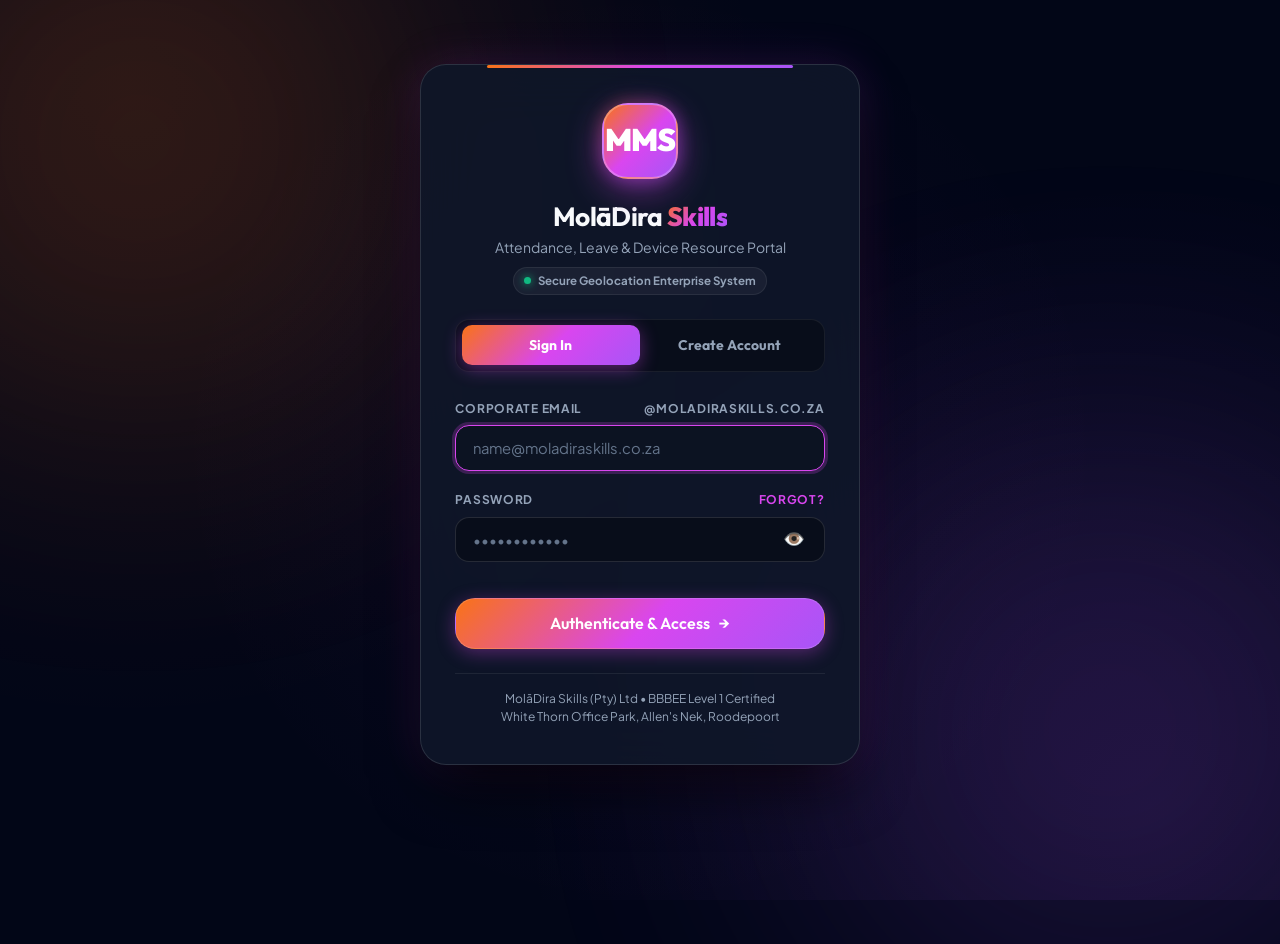
<file: index.html>
<!DOCTYPE html>
<html lang="en">
<head>
  <meta charset="UTF-8">
  <meta name="viewport" content="width=device-width, initial-scale=1.0">
  <meta name="description" content="MolāDira Skills (MMS) Corporate Attendance, Leave Management, and Device Checkout Portal. Secure Geolocation Logging System.">
  <meta name="author" content="MolāDira Skills (Pty) Ltd">
  <title>MolāDira Skills - MMS Attendance & Resource Access Portal</title>
  <link rel="stylesheet" href="shared/css/base.css">
  <style>
    /* Specific Landing Page Styling */
    .brand-logo-badge {
      width: 76px;
      height: 76px;
      margin: 0 auto 1.35rem;
      border-radius: var(--radius-xl);
      background: var(--grad-mms);
      display: flex;
      align-items: center;
      justify-content: center;
      box-shadow: 0 10px 35px rgba(217, 70, 239, 0.45);
      border: 2px solid rgba(255, 255, 255, 0.25);
      position: relative;
    }

    .brand-logo-badge::before {
      content: "";
      position: absolute;
      inset: -4px;
      border-radius: calc(var(--radius-xl) + 4px);
      background: var(--grad-mms);
      opacity: 0.35;
      filter: blur(8px);
      z-index: -1;
    }

    .brand-logo-text {
      font-family: var(--font-heading);
      font-weight: 900;
      font-size: 1.95rem;
      color: #ffffff;
      letter-spacing: -0.04em;
    }

    .auth-card {
      border: 1px solid var(--border-muted);
      background: rgba(15, 23, 42, 0.88);
      backdrop-filter: blur(28px);
      -webkit-backdrop-filter: blur(28px);
      box-shadow: var(--shadow-xl), 0 0 45px rgba(217, 70, 239, 0.15);
      border-radius: var(--radius-xl);
      padding: 2.35rem 2.15rem;
      position: relative;
      overflow: hidden;
    }

    .auth-card::before {
      content: "";
      position: absolute;
      top: 0;
      left: 15%;
      right: 15%;
      height: 3px;
      background: var(--grad-mms);
      border-radius: var(--radius-pill);
    }

    .tab-toggle-container {
      background-color: #080d1a;
      border: 1px solid var(--border-subtle);
      padding: 0.35rem;
      border-radius: var(--radius-md);
      display: flex;
      margin-bottom: 1.75rem;
      position: relative;
    }

    .tab-toggle-btn {
      flex: 1;
      padding: 0.68rem 0.6rem;
      border-radius: var(--radius-sm);
      border: none;
      background: transparent;
      color: var(--text-muted);
      font-family: var(--font-heading);
      font-weight: 700;
      font-size: 0.875rem;
      cursor: pointer;
      transition: all var(--transition-fast);
      text-align: center;
      position: relative;
      z-index: 1;
      user-select: none;
    }

    .tab-toggle-btn:hover {
      color: var(--text-main);
    }

    .tab-toggle-btn.active {
      background: var(--grad-mms);
      color: #ffffff;
      box-shadow: 0 4px 18px rgba(217, 70, 239, 0.4);
    }

    .corporate-pill {
      display: inline-flex;
      align-items: center;
      gap: 0.4rem;
      font-size: 0.72rem;
      font-weight: 700;
      padding: 0.25rem 0.65rem;
      background: rgba(255, 255, 255, 0.05);
      border: 1px solid var(--border-subtle);
      border-radius: var(--radius-pill);
      color: var(--text-muted);
      margin-top: 0.5rem;
    }
  </style>
</head>
<body>

  <main class="auth-container">
    <div class="auth-card" id="authCard">
      
      <!-- Brand Logo & Header -->
      <header class="text-center mb-6">
        <div class="brand-logo-badge pulse-glow">
          <span class="brand-logo-text">MMS</span>
        </div>
        <h1 class="text-2xl font-bold">MolāDira <span class="text-gradient">Skills</span></h1>
        <p class="text-sm mt-1" id="authSubtitle">Attendance, Leave & Device Resource Portal</p>
        <div>
          <span class="corporate-pill">
            <span class="status-dot status-dot-success"></span> Secure Geolocation Enterprise System
          </span>
        </div>
      </header>

      <!-- Auth Mode Switcher (Login / Register) -->
      <nav class="tab-toggle-container" aria-label="Authentication Selector">
        <button type="button" id="tabLogin" class="tab-toggle-btn active" onclick="switchAuthTab('login')">
          Sign In
        </button>
        <button type="button" id="tabRegister" class="tab-toggle-btn" onclick="switchAuthTab('register')">
          Create Account
        </button>
      </nav>

      <!-- Feedback Alert Container -->
      <div id="authAlert" class="alert hidden" role="alert"></div>

      <!-- Sign In Form -->
      <form id="loginForm" onsubmit="handleLoginSubmit(event)" novalidate>
        <div class="form-group">
          <label class="form-label" for="loginEmail">
            <span>Corporate Email</span>
            <span class="text-xs text-dim">@moladiraskills.co.za</span>
          </label>
          <input type="email" id="loginEmail" class="form-control" placeholder="name@moladiraskills.co.za" required autocomplete="email" autofocus>
        </div>

        <div class="form-group">
          <label class="form-label" for="loginPassword">
            <span>Password</span>
            <a href="#" class="text-xs" onclick="showForgotPasswordHelp(event)">Forgot?</a>
          </label>
          <div class="password-wrapper">
            <input type="password" id="loginPassword" class="form-control" placeholder="••••••••••••" required autocomplete="current-password">
            <button type="button" class="password-toggle-btn" onclick="togglePasswordVisibility('loginPassword', this)" title="Show/Hide password" aria-label="Toggle password visibility">
              👁️
            </button>
          </div>
        </div>

        <button type="submit" id="btnLoginSubmit" class="btn btn-primary btn-block btn-lg mt-4">
          <span>Authenticate & Access</span>
          <span>&rarr;</span>
        </button>
      </form>

      <!-- Registration Form -->
      <form id="registerForm" class="hidden" onsubmit="handleRegisterSubmit(event)" novalidate>
        <div class="grid grid-cols-2 gap-3 mb-2">
          <div class="form-group mb-2">
            <label class="form-label" for="regFirstName">First Name</label>
            <input type="text" id="regFirstName" class="form-control" placeholder="Thapelo" required autocomplete="given-name">
          </div>
          <div class="form-group mb-2">
            <label class="form-label" for="regLastName">Last Name</label>
            <input type="text" id="regLastName" class="form-control" placeholder="Mohale" required autocomplete="family-name">
          </div>
        </div>

        <div class="form-group">
          <label class="form-label" for="regEmail">Corporate Email</label>
          <input type="email" id="regEmail" class="form-control" placeholder="name@moladiraskills.co.za" required autocomplete="email">
        </div>

        <div class="form-group">
          <label class="form-label" for="regPassword">Account Password</label>
          <div class="password-wrapper">
            <input type="password" id="regPassword" class="form-control" placeholder="Min 6 characters" required autocomplete="new-password" oninput="checkPasswordStrength(this.value)">
            <button type="button" class="password-toggle-btn" onclick="togglePasswordVisibility('regPassword', this)" title="Show/Hide password" aria-label="Toggle password visibility">
              👁️
            </button>
          </div>
          
          <!-- Live Password Strength Meter -->
          <div class="password-strength-container" id="passwordStrengthBox">
            <div class="password-strength-track">
              <div class="password-strength-fill" id="pwdStrengthFill"></div>
            </div>
            <div class="password-strength-label">
              <span id="pwdStrengthText">Security strength</span>
              <span id="pwdLengthText">0 chars</span>
            </div>
          </div>
        </div>

        <div class="form-group">
          <label class="form-label" for="regConfirmPassword">Confirm Password</label>
          <div class="password-wrapper">
            <input type="password" id="regConfirmPassword" class="form-control" placeholder="Re-enter password" required autocomplete="new-password" oninput="checkPasswordMatch()">
            <button type="button" class="password-toggle-btn" onclick="togglePasswordVisibility('regConfirmPassword', this)" title="Show/Hide password" aria-label="Toggle password visibility">
              👁️
            </button>
          </div>
          <div id="pwdMatchStatus" class="text-xs mt-1 text-dim"></div>
        </div>

        <button type="submit" id="btnRegisterSubmit" class="btn btn-primary btn-block btn-lg mt-4">
          <span>Create Employee Profile</span>
          <span>&rarr;</span>
        </button>
      </form>


      <!-- Footer Info -->
      <footer class="text-center mt-6 pt-4" style="border-top: 1px solid var(--border-subtle);">
        <p class="text-xs text-dim">
          MolāDira Skills (Pty) Ltd &bull; BBBEE Level 1 Certified<br>
          White Thorn Office Park, Allen's Nek, Roodepoort
        </p>
      </footer>

    </div>
  </main>


  <script src="shared/js/api.js"></script>
  <script src="auth/auth.js"></script>
</body>
</html>
</file>
<file: shared/css/base.css>
/* ==========================================================================
   MOLĀDIRA SKILLS (MMS) DESIGN SYSTEM - base.css (v2.0 Seamless Overhaul)
   Brand: MolāDira Skills (MMS) Geolocation Attendance & Resource Portal
   Palette: Deep Slate (#020617, #0b1120, #0f172a, #1e293b) & 
            MolāDira Neon Gradient (#f97316 -> #d946ef -> #a855f7)
   ========================================================================== */

@import url('https://fonts.googleapis.com/css2?family=Outfit:wght@300;400;500;600;700;800;900&family=Plus+Jakarta+Sans:ital,wght@0,300;0,400;0,500;0,600;0,700;0,800;1,400&family=JetBrains+Mono:wght@400;500;600;700&display=swap');

:root {
  /* Brand Core - MolāDira Neon Gradient */
  --mms-orange: #f97316;
  --mms-orange-glow: rgba(249, 115, 22, 0.4);
  --mms-pink: #d946ef;
  --mms-pink-glow: rgba(217, 70, 239, 0.4);
  --mms-purple: #a855f7;
  --mms-purple-deep: #7e22ce;
  --mms-cyan: #06b6d4;
  --mms-cyan-glow: rgba(6, 182, 212, 0.4);
  --mms-blue: #3b82f6;

  /* Theme: Deep MMS Dark Slate Surfaces */
  --bg-app: #020617;
  --bg-surface: #0b1120;
  --bg-surface-elevated: #111a2e;
  --bg-card: rgba(15, 23, 42, 0.88);
  --bg-card-hover: rgba(23, 32, 51, 0.95);
  --bg-card-glass: rgba(15, 23, 42, 0.75);
  --bg-input: #080d1a;
  --bg-input-focus: #0c1322;
  
  /* Borders & Glass Highlights */
  --border-subtle: rgba(255, 255, 255, 0.07);
  --border-muted: rgba(255, 255, 255, 0.12);
  --border-strong: rgba(255, 255, 255, 0.2);
  --border-focus: #d946ef;
  --border-glow: rgba(217, 70, 239, 0.45);
  --glass-highlight: rgba(255, 255, 255, 0.05);

  /* Typography Colors */
  --text-main: #f8fafc;
  --text-muted: #94a3b8;
  --text-dim: #64748b;
  --text-inverse: #020617;

  /* Semantic Feedback */
  --color-success: #10b981;
  --color-success-bg: rgba(16, 185, 129, 0.14);
  --color-success-border: rgba(16, 185, 129, 0.35);
  --color-success-glow: rgba(16, 185, 129, 0.35);

  --color-warning: #f59e0b;
  --color-warning-bg: rgba(245, 158, 11, 0.14);
  --color-warning-border: rgba(245, 158, 11, 0.35);

  --color-danger: #ef4444;
  --color-danger-bg: rgba(239, 68, 68, 0.14);
  --color-danger-border: rgba(239, 68, 68, 0.35);
  --color-danger-glow: rgba(239, 68, 68, 0.35);

  --color-info: #06b6d4;
  --color-info-bg: rgba(6, 182, 212, 0.14);
  --color-info-border: rgba(6, 182, 212, 0.35);

  /* Gradients */
  --grad-mms: linear-gradient(135deg, #f97316 0%, #d946ef 52%, #a855f7 100%);
  --grad-mms-subtle: linear-gradient(135deg, rgba(249, 115, 22, 0.15) 0%, rgba(217, 70, 239, 0.15) 50%, rgba(168, 85, 247, 0.15) 100%);
  --grad-mms-surface: linear-gradient(145deg, rgba(249, 115, 22, 0.06) 0%, rgba(217, 70, 239, 0.06) 50%, rgba(168, 85, 247, 0.06) 100%);
  --grad-dark-card: linear-gradient(180deg, rgba(30, 41, 59, 0.5) 0%, rgba(15, 23, 42, 0.95) 100%);
  --grad-cyan-blue: linear-gradient(135deg, #06b6d4 0%, #3b82f6 100%);
  --grad-emerald: linear-gradient(135deg, #059669 0%, #10b981 100%);
  --grad-rose: linear-gradient(135deg, #dc2626 0%, #f43f5e 100%);

  /* Elevation Shadows & Glows */
  --shadow-xs: 0 1px 3px rgba(0, 0, 0, 0.4);
  --shadow-sm: 0 4px 8px -1px rgba(0, 0, 0, 0.4), 0 2px 4px -2px rgba(0, 0, 0, 0.3);
  --shadow-md: 0 10px 20px -3px rgba(0, 0, 0, 0.5), 0 4px 6px -4px rgba(0, 0, 0, 0.4);
  --shadow-lg: 0 20px 30px -5px rgba(0, 0, 0, 0.6), 0 8px 12px -6px rgba(0, 0, 0, 0.5);
  --shadow-xl: 0 30px 60px -15px rgba(0, 0, 0, 0.85);
  --shadow-neon: 0 0 25px rgba(217, 70, 239, 0.35);
  --shadow-neon-orange: 0 0 25px rgba(249, 115, 22, 0.35);
  --shadow-neon-emerald: 0 0 25px rgba(16, 185, 129, 0.35);

  /* Radius System */
  --radius-xs: 6px;
  --radius-sm: 10px;
  --radius-md: 14px;
  --radius-lg: 20px;
  --radius-xl: 26px;
  --radius-pill: 9999px;

  /* Typography */
  --font-heading: 'Outfit', -apple-system, BlinkMacSystemFont, 'Segoe UI', Roboto, sans-serif;
  --font-body: 'Plus Jakarta Sans', -apple-system, BlinkMacSystemFont, 'Segoe UI', Roboto, sans-serif;
  --font-mono: 'JetBrains Mono', monospace;

  /* Transitions */
  --transition-fast: 0.15s cubic-bezier(0.4, 0, 0.2, 1);
  --transition-normal: 0.25s cubic-bezier(0.4, 0, 0.2, 1);
  --transition-smooth: 0.35s cubic-bezier(0.16, 1, 0.3, 1);
  --transition-bounce: 0.45s cubic-bezier(0.34, 1.56, 0.64, 1);
}

/* ==========================================================================
   RESET & GLOBAL BASICS
   ========================================================================== */

*, *::before, *::after {
  box-sizing: border-box;
  margin: 0;
  padding: 0;
}

html {
  font-size: 16px;
  -webkit-font-smoothing: antialiased;
  -moz-osx-font-smoothing: grayscale;
  scroll-behavior: smooth;
  color-scheme: dark;
}

body {
  font-family: var(--font-body);
  background-color: var(--bg-app);
  color: var(--text-main);
  line-height: 1.55;
  min-height: 100vh;
  position: relative;
  overflow-x: hidden;
  background-image: 
    radial-gradient(circle at 10% 10%, rgba(249, 115, 22, 0.08) 0%, transparent 45%),
    radial-gradient(circle at 90% 90%, rgba(168, 85, 247, 0.08) 0%, transparent 45%),
    radial-gradient(circle at 50% 50%, rgba(217, 70, 239, 0.04) 0%, transparent 60%);
  background-attachment: fixed;
}

/* Ambient Deep Glowing Background Mesh */
body::before, body::after {
  content: "";
  position: fixed;
  border-radius: 50%;
  pointer-events: none;
  z-index: 0;
  filter: blur(140px);
  opacity: 0.16;
}

body::before {
  top: -120px;
  left: -120px;
  width: 520px;
  height: 520px;
  background: var(--mms-orange);
  animation: floatOrb 18s ease-in-out infinite alternate;
}

body::after {
  bottom: -120px;
  right: -120px;
  width: 580px;
  height: 580px;
  background: var(--mms-purple);
  animation: floatOrb 22s ease-in-out infinite alternate-reverse;
}

@keyframes floatOrb {
  0% { transform: translate(0, 0) scale(1); }
  50% { transform: translate(40px, 30px) scale(1.08); }
  100% { transform: translate(-30px, -20px) scale(0.95); }
}

/* Custom Scrollbar */
::-webkit-scrollbar {
  width: 8px;
  height: 8px;
}
::-webkit-scrollbar-track {
  background: rgba(11, 17, 32, 0.8);
}
::-webkit-scrollbar-thumb {
  background: rgba(148, 163, 184, 0.25);
  border-radius: var(--radius-pill);
}
::-webkit-scrollbar-thumb:hover {
  background: rgba(217, 70, 239, 0.45);
}

/* Common Typography */
h1, h2, h3, h4, h5, h6 {
  font-family: var(--font-heading);
  font-weight: 700;
  color: var(--text-main);
  letter-spacing: -0.025em;
  line-height: 1.25;
}

p {
  color: var(--text-muted);
}

a {
  color: var(--mms-pink);
  text-decoration: none;
  transition: color var(--transition-fast);
}

a:hover {
  color: var(--mms-orange);
}

/* Neon Gradient Text Utility */
.text-gradient {
  background: var(--grad-mms);
  -webkit-background-clip: text;
  -webkit-text-fill-color: transparent;
  background-clip: text;
  font-weight: 800;
}

.text-gradient-cyan {
  background: var(--grad-cyan-blue);
  -webkit-background-clip: text;
  -webkit-text-fill-color: transparent;
  background-clip: text;
  font-weight: 800;
}

/* ==========================================================================
   CONTAINER & LAYOUT SYSTEM
   ========================================================================== */

.app-container {
  position: relative;
  z-index: 1;
  width: 100%;
  max-width: 1380px;
  margin: 0 auto;
  padding: 1.75rem 1.25rem;
}

.auth-container {
  position: relative;
  z-index: 1;
  width: 100%;
  max-width: 480px;
  margin: 2.75rem auto;
  padding: 1.25rem;
}

.employee-container {
  position: relative;
  z-index: 1;
  width: 100%;
  max-width: 820px;
  margin: 1.5rem auto;
  padding: 1.25rem;
}

.admin-container {
  position: relative;
  z-index: 1;
  width: 100%;
  max-width: 1560px;
  margin: 0 auto;
  padding: 1.5rem 1.25rem;
}

/* Flex & Grid Utilities */
.flex { display: flex; }
.flex-col { display: flex; flex-direction: column; }
.flex-row { display: flex; flex-direction: row; }
.items-center { align-items: center; }
.items-start { align-items: flex-start; }
.justify-between { justify-content: space-between; }
.justify-center { justify-content: center; }
.justify-end { justify-content: flex-end; }
.flex-wrap { flex-wrap: wrap; }
.flex-1 { flex: 1 1 0%; }
.gap-1 { gap: 0.25rem; }
.gap-2 { gap: 0.5rem; }
.gap-3 { gap: 0.75rem; }
.gap-4 { gap: 1rem; }
.gap-6 { gap: 1.5rem; }

.grid { display: grid; }
.grid-cols-1 { grid-template-columns: repeat(1, minmax(0, 1fr)); }
.grid-cols-2 { grid-template-columns: repeat(2, minmax(0, 1fr)); }
.grid-cols-3 { grid-template-columns: repeat(3, minmax(0, 1fr)); }
.grid-cols-4 { grid-template-columns: repeat(4, minmax(0, 1fr)); }

/* Responsive Grid Breakpoints */
@media (min-width: 640px) {
  .sm\:grid-cols-2 { grid-template-columns: repeat(2, minmax(0, 1fr)); }
  .sm\:grid-cols-3 { grid-template-columns: repeat(3, minmax(0, 1fr)); }
}
@media (min-width: 768px) {
  .md\:grid-cols-3 { grid-template-columns: repeat(3, minmax(0, 1fr)); }
  .md\:grid-cols-4 { grid-template-columns: repeat(4, minmax(0, 1fr)); }
  .md\:flex-row { flex-direction: row; }
}
@media (min-width: 1024px) {
  .lg\:grid-cols-4 { grid-template-columns: repeat(4, minmax(0, 1fr)); }
  .lg\:grid-cols-5 { grid-template-columns: repeat(5, minmax(0, 1fr)); }
}

/* ==========================================================================
   CARDS & PANELS (Glassmorphism & Depth)
   ========================================================================== */

.card {
  background: var(--bg-card);
  border: 1px solid var(--border-subtle);
  border-radius: var(--radius-xl);
  padding: 1.5rem;
  box-shadow: var(--shadow-md);
  position: relative;
  backdrop-filter: blur(20px);
  -webkit-backdrop-filter: blur(20px);
  transition: transform var(--transition-normal), border-color var(--transition-normal), box-shadow var(--transition-normal);
}

.card:hover {
  border-color: rgba(217, 70, 239, 0.32);
}

.card-glowing {
  border: 1px solid rgba(217, 70, 239, 0.4);
  box-shadow: var(--shadow-neon);
}

.card-header {
  display: flex;
  align-items: center;
  justify-content: space-between;
  margin-bottom: 1.25rem;
  padding-bottom: 0.85rem;
  border-bottom: 1px solid var(--border-subtle);
  flex-wrap: wrap;
  gap: 0.5rem;
}

.card-title {
  font-size: 1.15rem;
  font-weight: 700;
  color: var(--text-main);
  display: flex;
  align-items: center;
  gap: 0.6rem;
}

/* ==========================================================================
   BUTTONS SYSTEM (Tactile, Shimmer, Glowing)
   ========================================================================== */

.btn {
  display: inline-flex;
  align-items: center;
  justify-content: center;
  gap: 0.55rem;
  font-family: var(--font-heading);
  font-size: 0.875rem;
  font-weight: 600;
  padding: 0.68rem 1.35rem;
  border-radius: var(--radius-md);
  border: 1px solid transparent;
  cursor: pointer;
  transition: all var(--transition-normal);
  text-decoration: none;
  white-space: nowrap;
  user-select: none;
  position: relative;
  overflow: hidden;
}

.btn:disabled, .btn[disabled] {
  opacity: 0.55;
  cursor: not-allowed;
  pointer-events: none;
  transform: none !important;
  box-shadow: none !important;
}

/* Neon Gradient Primary Button */
.btn-primary {
  background: var(--grad-mms);
  color: #ffffff;
  box-shadow: 0 4px 18px rgba(217, 70, 239, 0.35);
  border: 1px solid rgba(255, 255, 255, 0.15);
}

.btn-primary:hover {
  transform: translateY(-2px);
  box-shadow: 0 8px 25px rgba(217, 70, 239, 0.5);
  filter: brightness(1.08);
}

.btn-primary:active {
  transform: translateY(0);
}

/* Shimmer overlay for primary actions */
.btn-primary::after {
  content: "";
  position: absolute;
  top: 0;
  left: -100%;
  width: 60%;
  height: 100%;
  background: linear-gradient(90deg, transparent, rgba(255, 255, 255, 0.22), transparent);
  transform: skewX(-20deg);
  transition: none;
}

.btn-primary:hover::after {
  left: 140%;
  transition: 0.6s ease-in-out;
}

/* Secondary Dark Surface Button */
.btn-secondary {
  background: rgba(15, 23, 42, 0.85);
  color: var(--text-main);
  border: 1px solid var(--border-muted);
  backdrop-filter: blur(8px);
}

.btn-secondary:hover {
  background: rgba(30, 41, 59, 0.95);
  border-color: rgba(217, 70, 239, 0.5);
  color: #ffffff;
  transform: translateY(-1px);
}

.btn-secondary:active {
  transform: translateY(0);
}

/* Danger Button */
.btn-danger {
  background: var(--color-danger-bg);
  color: #fca5a5;
  border: 1px solid var(--color-danger-border);
}

.btn-danger:hover {
  background: var(--color-danger);
  color: #ffffff;
  box-shadow: 0 4px 16px rgba(239, 68, 68, 0.4);
  transform: translateY(-1px);
}

/* Success Button */
.btn-success {
  background: var(--color-success-bg);
  color: #6ee7b7;
  border: 1px solid var(--color-success-border);
}

.btn-success:hover {
  background: var(--color-success);
  color: #ffffff;
  box-shadow: 0 4px 16px rgba(16, 185, 129, 0.4);
  transform: translateY(-1px);
}

/* Ghost Button */
.btn-ghost {
  background: transparent;
  color: var(--text-muted);
  border: 1px solid transparent;
}

.btn-ghost:hover {
  color: var(--text-main);
  background: rgba(255, 255, 255, 0.06);
}

/* Button Sizing */
.btn-sm {
  padding: 0.42rem 0.85rem;
  font-size: 0.775rem;
  border-radius: var(--radius-sm);
}

.btn-lg {
  padding: 0.88rem 1.85rem;
  font-size: 1rem;
  border-radius: var(--radius-lg);
}

.btn-block {
  width: 100%;
}

/* Inline Button Spinner */
.btn-spinner {
  display: inline-block;
  width: 16px;
  height: 16px;
  border: 2px solid rgba(255, 255, 255, 0.3);
  border-radius: 50%;
  border-top-color: #ffffff;
  animation: spin 0.8s linear infinite;
}

/* Tactile Big Action Buttons (Clock In / Clock Out) */
.btn-tactile {
  display: flex;
  flex-direction: column;
  align-items: center;
  justify-content: center;
  gap: 0.45rem;
  padding: 1.85rem 1.5rem;
  border-radius: var(--radius-xl);
  font-size: 1.25rem;
  font-weight: 800;
  text-transform: uppercase;
  letter-spacing: 0.05em;
  transition: all var(--transition-normal);
  position: relative;
  overflow: hidden;
  cursor: pointer;
  border: none;
  user-select: none;
}

.btn-tactile-in {
  background: linear-gradient(135deg, #047857 0%, #10b981 100%);
  color: #ffffff;
  border: 1px solid rgba(16, 185, 129, 0.5);
  box-shadow: 0 10px 30px rgba(16, 185, 129, 0.35);
}

.btn-tactile-in:hover {
  transform: translateY(-3px) scale(1.02);
  box-shadow: 0 15px 40px rgba(16, 185, 129, 0.5);
}

.btn-tactile-out {
  background: linear-gradient(135deg, #b91c1c 0%, #f43f5e 100%);
  color: #ffffff;
  border: 1px solid rgba(244, 63, 94, 0.5);
  box-shadow: 0 10px 30px rgba(244, 63, 94, 0.35);
}

.btn-tactile-out:hover {
  transform: translateY(-3px) scale(1.02);
  box-shadow: 0 15px 40px rgba(244, 63, 94, 0.5);
}

.btn-tactile:active {
  transform: translateY(1px) scale(0.99);
}

.btn-tactile:disabled,
.btn-tactile[disabled] {
  opacity: 0.45 !important;
  cursor: not-allowed !important;
  pointer-events: none !important;
  transform: none !important;
  box-shadow: none !important;
  filter: grayscale(40%) !important;
}

.btn-tactile-icon {
  font-size: 2.35rem;
  line-height: 1;
  filter: drop-shadow(0 2px 6px rgba(0, 0, 0, 0.3));
}

.btn-tactile-subtitle {
  font-size: 0.775rem;
  font-weight: 500;
  opacity: 0.92;
  letter-spacing: 0.02em;
  text-transform: none;
}

/* Tactile Active State Pill */
.btn-tactile-status {
  display: inline-flex;
  align-items: center;
  gap: 0.35rem;
  font-size: 0.72rem;
  font-weight: 700;
  padding: 0.2rem 0.65rem;
  border-radius: var(--radius-pill);
  background: rgba(0, 0, 0, 0.3);
  backdrop-filter: blur(4px);
  margin-top: 0.25rem;
}

/* ==========================================================================
   INPUTS & FORM CONTROLS (Floating, Icons, Password Toggles)
   ========================================================================== */

.form-group {
  margin-bottom: 1.25rem;
  position: relative;
}

.form-label {
  display: flex;
  align-items: center;
  justify-content: space-between;
  font-size: 0.75rem;
  font-weight: 700;
  text-transform: uppercase;
  letter-spacing: 0.06em;
  color: var(--text-muted);
  margin-bottom: 0.45rem;
}

.form-control {
  width: 100%;
  padding: 0.8rem 1.05rem;
  font-family: var(--font-body);
  font-size: 0.925rem;
  color: var(--text-main);
  background-color: var(--bg-input);
  border: 1px solid var(--border-muted);
  border-radius: var(--radius-md);
  outline: none;
  transition: all var(--transition-fast);
}

.form-control:focus {
  background-color: var(--bg-input-focus);
  border-color: var(--mms-pink);
  box-shadow: 0 0 0 3px rgba(217, 70, 239, 0.22);
}

.form-control::placeholder {
  color: var(--text-dim);
}

select.form-control {
  appearance: none;
  background-image: url("data:image/svg+xml,%3Csvg xmlns='http://www.w3.org/2000/svg' width='16' height='16' fill='%2394a3b8' viewBox='0 0 16 16'%3E%3Cpath d='M7.247 11.14 2.451 5.658C1.885 5.013 2.345 4 3.204 4h9.592a1 1 0 0 1 .753 1.659l-4.796 5.48a1 1 0 0 1-1.506 0z'/%3E%3C/svg%3E");
  background-repeat: no-repeat;
  background-position: right 0.95rem center;
  padding-right: 2.75rem;
  cursor: pointer;
}

select.form-control option {
  background-color: #0b1120;
  color: #f8fafc;
}

textarea.form-control {
  resize: vertical;
  min-height: 90px;
  line-height: 1.5;
}

/* Password Input with Visibility Toggle Button */
.password-wrapper {
  position: relative;
  display: flex;
  align-items: center;
}

.password-wrapper .form-control {
  padding-right: 2.85rem;
}

.password-toggle-btn {
  position: absolute;
  right: 0.85rem;
  background: transparent;
  border: none;
  color: var(--text-dim);
  cursor: pointer;
  padding: 0.35rem;
  display: flex;
  align-items: center;
  justify-content: center;
  font-size: 1.1rem;
  line-height: 1;
  transition: color var(--transition-fast);
  user-select: none;
}

.password-toggle-btn:hover {
  color: var(--text-main);
}

/* Search Input with Icon */
.search-wrapper {
  position: relative;
  display: flex;
  align-items: center;
}

.search-icon {
  position: absolute;
  left: 0.95rem;
  color: var(--text-dim);
  pointer-events: none;
  font-size: 0.9rem;
}

.search-wrapper .form-control {
  padding-left: 2.45rem;
}

/* Password Strength Indicator */
.password-strength-container {
  margin-top: 0.45rem;
  display: flex;
  flex-direction: column;
  gap: 0.25rem;
}

.password-strength-track {
  width: 100%;
  height: 4px;
  background: var(--bg-surface);
  border-radius: var(--radius-pill);
  overflow: hidden;
}

.password-strength-fill {
  height: 100%;
  width: 0%;
  transition: width 0.3s ease, background-color 0.3s ease;
  border-radius: var(--radius-pill);
}

.password-strength-label {
  font-size: 0.72rem;
  font-weight: 600;
  color: var(--text-dim);
  display: flex;
  justify-content: space-between;
}

/* ==========================================================================
   BADGES & PILLS
   ========================================================================== */

.badge {
  display: inline-flex;
  align-items: center;
  gap: 0.4rem;
  font-size: 0.725rem;
  font-weight: 700;
  padding: 0.28rem 0.72rem;
  border-radius: var(--radius-pill);
  line-height: 1.25;
  white-space: nowrap;
  letter-spacing: 0.02em;
}

.badge-success {
  background: var(--color-success-bg);
  color: #34d399;
  border: 1px solid var(--color-success-border);
}

.badge-danger {
  background: var(--color-danger-bg);
  color: #f87171;
  border: 1px solid var(--color-danger-border);
}

.badge-warning {
  background: var(--color-warning-bg);
  color: #fbbf24;
  border: 1px solid var(--color-warning-border);
}

.badge-info {
  background: var(--color-info-bg);
  color: #38bdf8;
  border: 1px solid var(--color-info-border);
}

.badge-gradient {
  background: var(--grad-mms);
  color: #ffffff;
  box-shadow: 0 2px 10px rgba(217, 70, 239, 0.3);
}

/* Status Indicator Dot */
.status-dot {
  width: 7px;
  height: 7px;
  border-radius: 50%;
  display: inline-block;
}

.status-dot-success {
  background-color: #10b981;
  box-shadow: 0 0 8px #10b981;
}

.status-dot-warning {
  background-color: #f59e0b;
  box-shadow: 0 0 8px #f59e0b;
}

.status-dot-danger {
  background-color: #ef4444;
  box-shadow: 0 0 8px #ef4444;
}

.status-dot-info {
  background-color: #06b6d4;
  box-shadow: 0 0 8px #06b6d4;
}

/* ==========================================================================
   ALERTS & TOAST NOTIFICATION SYSTEM
   ========================================================================== */

.alert {
  padding: 0.95rem 1.25rem;
  border-radius: var(--radius-md);
  font-size: 0.875rem;
  margin-bottom: 1.25rem;
  display: flex;
  align-items: center;
  gap: 0.85rem;
  line-height: 1.45;
  border: 1px solid transparent;
  animation: fadeIn 0.25s ease-out;
}

.alert-success {
  background: var(--color-success-bg);
  color: #34d399;
  border-color: var(--color-success-border);
}

.alert-danger {
  background: var(--color-danger-bg);
  color: #f87171;
  border-color: var(--color-danger-border);
}

.alert-info {
  background: var(--color-info-bg);
  color: #38bdf8;
  border-color: var(--color-info-border);
}

.alert-warning {
  background: var(--color-warning-bg);
  color: #fbbf24;
  border-color: var(--color-warning-border);
}

/* Floating Toast Notification Container */
.toast-container {
  position: fixed;
  top: 1.25rem;
  right: 1.25rem;
  z-index: 10000;
  display: flex;
  flex-direction: column;
  gap: 0.75rem;
  max-width: 400px;
  width: calc(100vw - 2.5rem);
  pointer-events: none;
}

.toast-item {
  pointer-events: auto;
  background: rgba(15, 23, 42, 0.96);
  border: 1px solid var(--border-muted);
  border-radius: var(--radius-lg);
  padding: 1rem 1.2rem;
  box-shadow: var(--shadow-xl);
  backdrop-filter: blur(20px);
  -webkit-backdrop-filter: blur(20px);
  display: flex;
  align-items: flex-start;
  gap: 0.85rem;
  animation: toastSlideIn 0.35s cubic-bezier(0.16, 1, 0.3, 1);
  position: relative;
  overflow: hidden;
  transition: transform 0.25s ease, opacity 0.25s ease;
}

.toast-item.toast-leaving {
  opacity: 0;
  transform: translateX(100%);
}

.toast-item::before {
  content: "";
  position: absolute;
  top: 0;
  left: 0;
  width: 4px;
  height: 100%;
}

.toast-item.toast-success::before { background: var(--color-success); }
.toast-item.toast-danger::before { background: var(--color-danger); }
.toast-item.toast-warning::before { background: var(--color-warning); }
.toast-item.toast-info::before { background: var(--mms-pink); }

.toast-icon {
  font-size: 1.25rem;
  line-height: 1;
  flex-shrink: 0;
  margin-top: 0.1rem;
}

.toast-body {
  flex: 1;
}

.toast-title {
  font-family: var(--font-heading);
  font-weight: 700;
  font-size: 0.875rem;
  color: var(--text-main);
  margin-bottom: 0.2rem;
}

.toast-message {
  font-size: 0.8rem;
  color: var(--text-muted);
  line-height: 1.4;
}

.toast-close {
  background: transparent;
  border: none;
  color: var(--text-dim);
  cursor: pointer;
  padding: 0.2rem;
  font-size: 1.1rem;
  line-height: 1;
  transition: color var(--transition-fast);
}

.toast-close:hover {
  color: var(--text-main);
}

.toast-progress {
  position: absolute;
  bottom: 0;
  left: 0;
  height: 2px;
  background: var(--grad-mms);
  width: 100%;
  animation: toastProgress linear forwards;
}

@keyframes toastSlideIn {
  from {
    opacity: 0;
    transform: translateY(-20px) scale(0.95);
  }
  to {
    opacity: 1;
    transform: translateY(0) scale(1);
  }
}

@keyframes toastProgress {
  from { width: 100%; }
  to { width: 0%; }
}

/* ==========================================================================
   TABLES & DATA DISPLAY (Sticky headers, Hover, Mobile transformation)
   ========================================================================== */

.table-responsive {
  width: 100%;
  overflow-x: auto;
  -webkit-overflow-scrolling: touch;
  border-radius: var(--radius-md);
  border: 1px solid var(--border-subtle);
  background: #0b1120;
}

.table {
  width: 100%;
  border-collapse: collapse;
  font-size: 0.865rem;
  text-align: left;
}

.table th {
  background-color: #080d1a;
  color: var(--text-muted);
  font-family: var(--font-heading);
  font-weight: 700;
  font-size: 0.725rem;
  text-transform: uppercase;
  letter-spacing: 0.06em;
  padding: 0.95rem 1.15rem;
  border-bottom: 1px solid var(--border-muted);
  white-space: nowrap;
  position: sticky;
  top: 0;
  z-index: 2;
}

.table td {
  padding: 0.95rem 1.15rem;
  border-bottom: 1px solid var(--border-subtle);
  color: var(--text-main);
  vertical-align: middle;
}

.table tbody tr {
  transition: background-color var(--transition-fast);
}

.table tbody tr:hover {
  background-color: rgba(255, 255, 255, 0.035);
}

.table tbody tr:last-child td {
  border-bottom: none;
}

/* Empty Table State */
.table-empty {
  text-align: center;
  padding: 3.5rem 1.5rem;
  color: var(--text-dim);
  font-size: 0.9rem;
}

/* User Avatar & Initials Badge */
.avatar-badge {
  width: 36px;
  height: 36px;
  border-radius: 50%;
  background: var(--grad-mms);
  color: #ffffff;
  font-family: var(--font-heading);
  font-weight: 700;
  font-size: 0.85rem;
  display: flex;
  align-items: center;
  justify-content: center;
  flex-shrink: 0;
  box-shadow: 0 2px 10px rgba(217, 70, 239, 0.35);
  border: 2px solid rgba(255, 255, 255, 0.2);
}

.avatar-sm {
  width: 30px;
  height: 30px;
  font-size: 0.75rem;
}

/* ==========================================================================
   TABS NAVIGATION (Pill Switcher & Sleek Indicators)
   ========================================================================== */

.nav-tabs {
  display: flex;
  gap: 0.4rem;
  border-bottom: 1px solid var(--border-subtle);
  padding-bottom: 0.5rem;
  overflow-x: auto;
  -webkit-overflow-scrolling: touch;
}

.nav-tab-btn {
  background: transparent;
  border: 1px solid transparent;
  color: var(--text-muted);
  font-family: var(--font-heading);
  font-size: 0.85rem;
  font-weight: 600;
  padding: 0.6rem 1.2rem;
  border-radius: var(--radius-md);
  cursor: pointer;
  white-space: nowrap;
  transition: all var(--transition-fast);
  display: flex;
  align-items: center;
  gap: 0.5rem;
  user-select: none;
}

.nav-tab-btn:hover {
  color: var(--text-main);
  background: rgba(255, 255, 255, 0.05);
}

.nav-tab-btn.active {
  background: var(--grad-mms);
  color: #ffffff;
  box-shadow: 0 4px 16px rgba(217, 70, 239, 0.4);
}

/* ==========================================================================
   MODALS & OVERLAYS (Glassmorphic, Smooth scale animation)
   ========================================================================== */

.modal-backdrop {
  position: fixed;
  inset: 0;
  background-color: rgba(2, 6, 23, 0.82);
  backdrop-filter: blur(12px);
  -webkit-backdrop-filter: blur(12px);
  z-index: 1000;
  display: flex;
  align-items: center;
  justify-content: center;
  padding: 1.25rem;
  animation: fadeIn 0.2s ease-out;
}

.modal-dialog {
  background-color: var(--bg-card);
  border: 1px solid var(--border-muted);
  border-radius: var(--radius-xl);
  width: 100%;
  max-width: 520px;
  box-shadow: var(--shadow-xl), var(--shadow-neon);
  overflow: hidden;
  animation: modalScaleUp 0.28s cubic-bezier(0.16, 1, 0.3, 1);
}

.modal-header {
  display: flex;
  align-items: center;
  justify-content: space-between;
  padding: 1.35rem 1.65rem;
  border-bottom: 1px solid var(--border-subtle);
  background: rgba(11, 17, 32, 0.5);
}

.modal-title {
  font-size: 1.25rem;
  font-weight: 700;
  color: var(--text-main);
  display: flex;
  align-items: center;
  gap: 0.5rem;
}

.modal-close {
  background: transparent;
  border: none;
  color: var(--text-muted);
  font-size: 1.5rem;
  cursor: pointer;
  line-height: 1;
  padding: 0.35rem;
  border-radius: var(--radius-sm);
  transition: all var(--transition-fast);
}

.modal-close:hover {
  color: var(--color-danger);
  background: rgba(239, 68, 68, 0.1);
}

.modal-body {
  padding: 1.65rem;
  max-height: 75vh;
  overflow-y: auto;
}

.modal-footer {
  display: flex;
  align-items: center;
  justify-content: flex-end;
  gap: 0.85rem;
  padding: 1.15rem 1.65rem;
  border-top: 1px solid var(--border-subtle);
  background-color: #080d1a;
}

@keyframes modalScaleUp {
  from {
    opacity: 0;
    transform: scale(0.92) translateY(12px);
  }
  to {
    opacity: 1;
    transform: scale(1) translateY(0);
  }
}

/* Custom Confirm Modal */
.confirm-dialog {
  max-width: 440px;
  text-align: center;
}

.confirm-icon-badge {
  width: 56px;
  height: 56px;
  border-radius: 50%;
  margin: 0 auto 1.25rem;
  display: flex;
  align-items: center;
  justify-content: center;
  font-size: 1.85rem;
}

/* ==========================================================================
   GLOBAL SPINNER LOADER (Ultra sleek dark glass)
   ========================================================================== */

.spinner-backdrop {
  position: fixed;
  inset: 0;
  background-color: rgba(2, 6, 23, 0.88);
  backdrop-filter: blur(12px);
  -webkit-backdrop-filter: blur(12px);
  z-index: 9999;
  display: flex;
  flex-direction: column;
  align-items: center;
  justify-content: center;
  gap: 1.35rem;
  animation: fadeIn 0.2s ease-out;
}

.spinner-disc {
  width: 58px;
  height: 58px;
  border-radius: 50%;
  border: 4px solid rgba(255, 255, 255, 0.08);
  border-top-color: var(--mms-orange);
  border-right-color: var(--mms-pink);
  border-bottom-color: var(--mms-purple);
  animation: spin 0.9s cubic-bezier(0.5, 0.1, 0.5, 0.9) infinite;
  box-shadow: 0 0 30px rgba(217, 70, 239, 0.4);
}

.spinner-message {
  font-family: var(--font-heading);
  font-weight: 600;
  font-size: 0.95rem;
  color: var(--text-main);
  background: rgba(15, 23, 42, 0.9);
  padding: 0.65rem 1.65rem;
  border-radius: var(--radius-pill);
  border: 1px solid var(--border-muted);
  box-shadow: var(--shadow-lg);
  letter-spacing: 0.02em;
}

/* ==========================================================================
   ANIMATIONS & KEYFRAMES
   ========================================================================== */

@keyframes spin {
  to { transform: rotate(360deg); }
}

@keyframes fadeIn {
  from { opacity: 0; }
  to { opacity: 1; }
}

@keyframes slideUp {
  from { transform: translateY(16px); opacity: 0; }
  to { transform: translateY(0); opacity: 1; }
}

@keyframes pulseGlow {
  0%, 100% { opacity: 1; filter: drop-shadow(0 0 15px rgba(217, 70, 239, 0.45)); }
  50% { opacity: 0.85; filter: drop-shadow(0 0 25px rgba(249, 115, 22, 0.65)); }
}

.pulse-glow {
  animation: pulseGlow 3.5s infinite;
}

/* Utility visibility classes */
.hidden { display: none !important; }
.block { display: block !important; }
.text-center { text-align: center; }
.text-right { text-align: right; }
.text-left { text-align: left; }
.text-xs { font-size: 0.75rem; }
.text-sm { font-size: 0.875rem; }
.text-base { font-size: 1rem; }
.text-lg { font-size: 1.125rem; }
.text-xl { font-size: 1.25rem; }
.text-2xl { font-size: 1.65rem; }
.font-mono { font-family: var(--font-mono); }
.font-bold { font-weight: 700; }
.mt-1 { margin-top: 0.25rem; }
.mt-2 { margin-top: 0.5rem; }
.mt-4 { margin-top: 1rem; }
.mt-6 { margin-top: 1.5rem; }
.mb-0 { margin-bottom: 0 !important; }
.mb-1 { margin-bottom: 0.25rem; }
.mb-2 { margin-bottom: 0.5rem; }
.mb-3 { margin-bottom: 0.75rem; }
.mb-4 { margin-bottom: 1rem; }
.mb-6 { margin-bottom: 1.5rem; }
.pt-4 { padding-top: 1rem; }

/* ==========================================================================
   SHARED LOCATION STATUS BANNER & DIAGNOSTICS
   ========================================================================== */
.location-status-banner {
  background: #080d1a;
  border: 1px solid var(--border-muted);
  border-radius: var(--radius-md);
  padding: 0.85rem 1.15rem;
  display: flex;
  align-items: center;
  justify-content: space-between;
  gap: 0.85rem;
  margin-top: 1.25rem;
  font-size: 0.835rem;
  color: var(--text-muted);
  transition: border-color var(--transition-normal);
}

.location-status-banner:hover {
  border-color: rgba(255, 255, 255, 0.12);
}

.location-indicator-container {
  position: relative;
  display: flex;
  align-items: center;
  justify-content: center;
  width: 14px;
  height: 14px;
  flex-shrink: 0;
}

.location-indicator-dot {
  width: 8px;
  height: 8px;
  border-radius: 50%;
  background: var(--color-success);
  box-shadow: 0 0 10px var(--color-success);
  position: relative;
  z-index: 1;
  transition: background-color 0.3s ease, box-shadow 0.3s ease;
}

.location-indicator-pulse {
  position: absolute;
  width: 16px;
  height: 16px;
  border-radius: 50%;
  background: rgba(16, 185, 129, 0.4);
  animation: radarPulse 2s ease-out infinite;
  transition: background-color 0.3s ease;
}

.location-indicator-dot.dot-success {
  background: #10b981;
  box-shadow: 0 0 10px #10b981;
}
.location-indicator-pulse.pulse-success {
  background: rgba(16, 185, 129, 0.4);
}

.location-indicator-dot.dot-warning {
  background: #f59e0b;
  box-shadow: 0 0 10px #f59e0b;
}
.location-indicator-pulse.pulse-warning {
  background: rgba(245, 158, 11, 0.4);
}

.location-indicator-dot.dot-danger {
  background: #ef4444;
  box-shadow: 0 0 10px #ef4444;
}
.location-indicator-pulse.pulse-danger {
  background: rgba(239, 68, 68, 0.3);
  animation: none;
}

.location-indicator-dot.dot-loading {
  background: #3b82f6;
  box-shadow: 0 0 10px #3b82f6;
}
.location-indicator-pulse.pulse-loading {
  background: rgba(59, 130, 246, 0.4);
  animation: radarPulse 1s ease-out infinite;
}

.location-status-content {
  flex: 1;
  display: flex;
  flex-direction: column;
  gap: 0.15rem;
  overflow: hidden;
}

.location-coords-text {
  font-size: 0.735rem;
  color: var(--text-dim);
  font-family: ui-monospace, SFMono-Regular, Menlo, Monaco, Consolas, monospace;
}

.btn-location-refresh {
  background: rgba(255, 255, 255, 0.05);
  border: 1px solid var(--border-muted);
  border-radius: var(--radius-sm);
  color: var(--text-main);
  padding: 0.35rem 0.65rem;
  font-size: 0.75rem;
  font-weight: 500;
  display: inline-flex;
  align-items: center;
  gap: 0.35rem;
  cursor: pointer;
  white-space: nowrap;
  transition: all var(--transition-fast);
  flex-shrink: 0;
}

.btn-location-refresh:hover:not(:disabled) {
  background: rgba(255, 255, 255, 0.1);
  border-color: rgba(255, 255, 255, 0.2);
  color: #fff;
}

.btn-location-refresh:disabled {
  opacity: 0.6;
  cursor: not-allowed;
}

.btn-location-refresh.spinning .refresh-icon {
  display: inline-block;
  animation: spin 1s linear infinite;
}

@keyframes spin {
  100% { transform: rotate(360deg); }
}

@keyframes radarPulse {
  0% { transform: scale(0.6); opacity: 1; }
  100% { transform: scale(2.2); opacity: 0; }
}
</file>
<file: admin/admin.css>
/* ==========================================================================
   MOLĀDIRA SKILLS (MMS) - ADMIN DASHBOARD STYLES (admin.css)
   v2.0 Seamless Overhaul: KPI Glows, Badges, Tab Notifications & Range Presets
   ========================================================================== */

/* Wide Layout Container */
.admin-container {
  position: relative;
  z-index: 1;
  width: 100%;
  max-width: 1560px;
  margin: 0 auto;
  padding: 1.5rem 1.25rem;
}

/* Admin Top Bar */
.admin-header {
  background: rgba(15, 23, 42, 0.95);
  border: 1px solid var(--border-muted);
  border-radius: var(--radius-xl);
  padding: 1.25rem 2rem;
  box-shadow: var(--shadow-lg);
  backdrop-filter: blur(24px);
  -webkit-backdrop-filter: blur(24px);
  margin-bottom: 1.5rem;
  display: flex;
  align-items: center;
  justify-content: space-between;
  flex-wrap: wrap;
  gap: 1.15rem;
  position: relative;
  overflow: hidden;
}

.admin-header::before {
  content: "";
  position: absolute;
  top: 0;
  left: 10%;
  right: 10%;
  height: 2px;
  background: var(--grad-mms);
}

.admin-header-actions {
  display: flex;
  align-items: center;
  gap: 0.65rem;
  flex-wrap: wrap;
}

/* KPI Summary Cards Grid */
.kpi-grid {
  display: grid;
  grid-template-columns: repeat(2, 1fr);
  gap: 1rem;
  margin-bottom: 1.5rem;
}

@media (min-width: 768px) {
  .kpi-grid {
    grid-template-columns: repeat(5, 1fr);
  }
}

.kpi-card {
  background: var(--bg-card);
  border: 1px solid var(--border-muted);
  border-radius: var(--radius-lg);
  padding: 1.25rem 1.35rem;
  box-shadow: var(--shadow-sm);
  position: relative;
  overflow: hidden;
  transition: transform var(--transition-fast), border-color var(--transition-fast), box-shadow var(--transition-fast);
}

.kpi-card:hover {
  transform: translateY(-3px);
  border-color: rgba(217, 70, 239, 0.4);
  box-shadow: var(--shadow-md);
}

.kpi-card::after {
  content: "";
  position: absolute;
  top: 0;
  left: 0;
  width: 100%;
  height: 3px;
  background: var(--grad-mms);
}

.kpi-card:nth-child(2)::after { background: var(--grad-emerald); }
.kpi-card:nth-child(3)::after { background: linear-gradient(135deg, #f97316 0%, #fbbf24 100%); }
.kpi-card:nth-child(4)::after { background: linear-gradient(135deg, #d946ef 0%, #a855f7 100%); }
.kpi-card:nth-child(5)::after { background: var(--grad-cyan-blue); }

.kpi-top-row {
  display: flex;
  align-items: center;
  justify-content: space-between;
  margin-bottom: 0.5rem;
}

.kpi-label {
  font-size: 0.725rem;
  font-weight: 700;
  text-transform: uppercase;
  letter-spacing: 0.06em;
  color: var(--text-dim);
}

.kpi-icon {
  font-size: 1.15rem;
  opacity: 0.85;
}

.kpi-value {
  font-family: var(--font-heading);
  font-size: 2rem;
  font-weight: 800;
  color: var(--text-main);
  line-height: 1;
}

/* Collapsible Admin Own Attendance Panel */
.admin-attendance-panel {
  background: linear-gradient(180deg, rgba(30, 41, 59, 0.45) 0%, rgba(15, 23, 42, 0.95) 100%);
  border: 1px solid var(--border-muted);
  border-radius: var(--radius-xl);
  padding: 1.65rem;
  margin-bottom: 1.5rem;
  box-shadow: var(--shadow-md);
  animation: slideUp 0.25s ease-out;
}

/* Filters & Toolbars */
.filter-toolbar {
  display: flex;
  align-items: center;
  justify-content: space-between;
  flex-wrap: wrap;
  gap: 0.95rem;
  background: #080d1a;
  border: 1px solid var(--border-subtle);
  border-radius: var(--radius-lg);
  padding: 0.95rem 1.25rem;
  margin-bottom: 1.25rem;
}

.filter-group {
  display: flex;
  align-items: center;
  gap: 0.75rem;
  flex-wrap: wrap;
}

/* Navigation Tabs Bar in Admin */
.admin-tabs-bar {
  background: rgba(15, 23, 42, 0.92);
  border: 1px solid var(--border-muted);
  border-radius: var(--radius-xl);
  padding: 0.5rem;
  margin-bottom: 1.5rem;
  display: flex;
  gap: 0.4rem;
  overflow-x: auto;
  -webkit-overflow-scrolling: touch;
  backdrop-filter: blur(16px);
}

/* Notification count badge inside tab button */
.tab-badge {
  display: inline-flex;
  align-items: center;
  justify-content: center;
  padding: 0.15rem 0.5rem;
  border-radius: var(--radius-pill);
  font-size: 0.7rem;
  font-weight: 800;
  line-height: 1;
  background: rgba(255, 255, 255, 0.15);
  color: #ffffff;
}

.tab-badge-warning {
  background: var(--color-warning);
  color: #020617;
  box-shadow: 0 0 10px rgba(245, 158, 11, 0.6);
}

/* Export Hub Panel */
.export-card-grid {
  display: grid;
  grid-template-columns: 1fr;
  gap: 1.5rem;
}

@media (min-width: 880px) {
  .export-card-grid {
    grid-template-columns: 380px 1fr;
  }
}

.export-control-panel {
  background: #080d1a;
  border: 1px solid var(--border-muted);
  border-radius: var(--radius-lg);
  padding: 1.65rem;
}

.export-preview-panel {
  background: var(--bg-card);
  border: 1px solid var(--border-muted);
  border-radius: var(--radius-lg);
  padding: 1.65rem;
  min-height: 440px;
  display: flex;
  flex-direction: column;
}

/* Quick Date Range Preset Buttons */
.range-preset-group {
  display: flex;
  gap: 0.4rem;
  flex-wrap: wrap;
  margin-bottom: 1rem;
}

.range-preset-btn {
  padding: 0.35rem 0.75rem;
  font-size: 0.75rem;
  font-weight: 700;
  border-radius: var(--radius-pill);
  border: 1px solid var(--border-muted);
  background: var(--bg-surface);
  color: var(--text-muted);
  cursor: pointer;
  transition: all var(--transition-fast);
}

.range-preset-btn:hover {
  background: var(--border-subtle);
  color: var(--text-main);
  border-color: var(--mms-pink);
}

.range-preset-btn.active {
  background: var(--grad-mms);
  color: #ffffff;
  border-color: transparent;
}

/* Action button mini styles in tables */
.btn-action-icon {
  padding: 0.4rem 0.75rem;
  font-size: 0.775rem;
  border-radius: var(--radius-sm);
  display: inline-flex;
  align-items: center;
  gap: 0.35rem;
  cursor: pointer;
  border: 1px solid transparent;
  font-weight: 700;
  transition: all var(--transition-fast);
}

.btn-action-edit {
  background: rgba(59, 130, 246, 0.16);
  color: #60a5fa;
  border-color: rgba(59, 130, 246, 0.35);
}

.btn-action-edit:hover {
  background: #2563eb;
  color: #ffffff;
  box-shadow: 0 2px 10px rgba(37, 99, 235, 0.4);
}

.btn-action-delete {
  background: rgba(239, 68, 68, 0.16);
  color: #f87171;
  border-color: rgba(239, 68, 68, 0.35);
}

.btn-action-delete:hover {
  background: #dc2626;
  color: #ffffff;
  box-shadow: 0 2px 10px rgba(220, 38, 38, 0.4);
}

.btn-action-approve {
  background: rgba(16, 185, 129, 0.16);
  color: #34d399;
  border-color: rgba(16, 185, 129, 0.35);
}

.btn-action-approve:hover {
  background: #059669;
  color: #ffffff;
  box-shadow: 0 2px 10px rgba(16, 185, 129, 0.4);
}

.btn-action-reject {
  background: rgba(239, 68, 68, 0.16);
  color: #f87171;
  border-color: rgba(239, 68, 68, 0.35);
}

.btn-action-reject:hover {
  background: #dc2626;
  color: #ffffff;
  box-shadow: 0 2px 10px rgba(239, 68, 68, 0.4);
}

/* User Directory Avatar styling in table */
.user-table-cell {
  display: flex;
  align-items: center;
  gap: 0.75rem;
}

.user-table-name {
  font-weight: 700;
  color: var(--text-main);
}

.user-table-email {
  font-size: 0.75rem;
  color: var(--text-dim);
}

/* Refresh Icon Spin class */
.spin-icon {
  display: inline-block;
  animation: spin 0.8s linear infinite;
}

/* ==========================================================================
   CLIENT LOGGERS & EXTERNAL OPERATIONS HUB
   ========================================================================== */

.client-loggers-header {
  display: flex;
  align-items: center;
  justify-content: space-between;
  flex-wrap: wrap;
  gap: 1.25rem;
  margin-bottom: 1.5rem;
  padding-bottom: 1.25rem;
  border-bottom: 1px solid var(--border-muted);
}

.client-loggers-title-wrap h2 {
  font-size: 1.35rem;
  font-weight: 800;
  color: var(--text-main);
  display: flex;
  align-items: center;
  gap: 0.6rem;
  margin-bottom: 0.25rem;
}

.client-loggers-title-wrap p {
  font-size: 0.85rem;
  color: var(--text-muted);
}

.client-loggers-toolbar {
  display: flex;
  align-items: center;
  gap: 0.85rem;
  flex-wrap: wrap;
  margin-bottom: 1.5rem;
}

.client-loggers-grid {
  display: grid;
  grid-template-columns: 1fr;
  gap: 1.35rem;
}

@media (min-width: 900px) {
  .client-loggers-grid {
    grid-template-columns: repeat(2, 1fr);
  }
}

.client-logger-card {
  background: var(--bg-card);
  border: 1px solid var(--border-muted);
  border-radius: var(--radius-xl);
  padding: 1.65rem;
  position: relative;
  overflow: hidden;
  display: flex;
  flex-direction: column;
  justify-content: space-between;
  box-shadow: var(--shadow-sm);
  transition: transform var(--transition-fast), border-color var(--transition-fast), box-shadow var(--transition-fast);
}

.client-logger-card:hover {
  transform: translateY(-4px);
  border-color: rgba(217, 70, 239, 0.45);
  box-shadow: 0 16px 36px rgba(0, 0, 0, 0.45);
}

.client-logger-card::before {
  content: "";
  position: absolute;
  top: 0;
  left: 0;
  right: 0;
  height: 4px;
  background: var(--card-accent, var(--grad-mms));
  transition: height var(--transition-fast);
}

.client-logger-card:hover::before {
  height: 6px;
}

/* Card Themes */
.client-logger-card.theme-teal {
  --card-accent: linear-gradient(135deg, #00a896, #0d9488);
}
.client-logger-card.theme-blue {
  --card-accent: linear-gradient(135deg, #0284c7, #2563eb);
}
.client-logger-card.theme-orange {
  --card-accent: linear-gradient(135deg, #ea580c, #f59e0b);
}
.client-logger-card.theme-purple {
  --card-accent: linear-gradient(135deg, #9333ea, #d946ef);
}
.client-logger-card.theme-magenta {
  --card-accent: linear-gradient(135deg, #e6007e, #db2777);
}
.client-logger-card.theme-emerald {
  --card-accent: linear-gradient(135deg, #10b981, #059669);
}

.client-logger-top {
  display: flex;
  align-items: flex-start;
  justify-content: space-between;
  gap: 1rem;
  margin-bottom: 1.15rem;
}

.client-logger-brand {
  display: flex;
  align-items: center;
  gap: 0.95rem;
}

.client-logger-icon-box {
  width: 52px;
  height: 52px;
  border-radius: var(--radius-lg);
  display: flex;
  align-items: center;
  justify-content: center;
  font-size: 1.65rem;
  background: rgba(255, 255, 255, 0.05);
  border: 1px solid rgba(255, 255, 255, 0.1);
  box-shadow: inset 0 1px 2px rgba(255, 255, 255, 0.1);
  flex-shrink: 0;
}

.client-logger-info h3 {
  font-size: 1.15rem;
  font-weight: 800;
  color: var(--text-main);
  margin-bottom: 0.2rem;
  letter-spacing: -0.01em;
}

.client-logger-info .client-tag {
  font-size: 0.75rem;
  font-weight: 700;
  text-transform: uppercase;
  letter-spacing: 0.05em;
  color: var(--text-dim);
}

.client-logger-status {
  display: inline-flex;
  align-items: center;
  gap: 0.4rem;
  padding: 0.35rem 0.75rem;
  border-radius: 9999px;
  font-size: 0.75rem;
  font-weight: 700;
  background: rgba(16, 185, 129, 0.12);
  color: #34d399;
  border: 1px solid rgba(16, 185, 129, 0.3);
  white-space: nowrap;
}

.status-dot {
  width: 7px;
  height: 7px;
  border-radius: 50%;
  background: currentColor;
  box-shadow: 0 0 8px currentColor;
  animation: pulseGlow 2s infinite ease-in-out;
}


/* Total successful sign-ins pill on client logger cards */
.client-logger-logins {
  display: inline-flex;
  align-items: center;
  gap: 0.4rem;
  padding: 0.3rem 0.7rem;
  border-radius: 9999px;
  font-size: 0.72rem;
  font-weight: 700;
  background: rgba(56, 189, 248, 0.1);
  color: #7dd3fc;
  border: 1px solid rgba(56, 189, 248, 0.3);
  white-space: nowrap;
  cursor: default;
}

.login-count-dot {
  width: 6px;
  height: 6px;
  border-radius: 50%;
  background: currentColor;
  box-shadow: 0 0 6px currentColor;
  flex-shrink: 0;
}

.client-logger-logins.logins-unavailable {
  background: rgba(148, 163, 184, 0.08);
  color: var(--text-dim);
  border-color: var(--border-muted);
}
.client-logger-desc {
  font-size: 0.875rem;
  color: var(--text-muted);
  line-height: 1.55;
  margin-bottom: 1.25rem;
  flex-grow: 1;
}

.client-logger-meta {
  background: rgba(2, 6, 23, 0.65);
  border: 1px solid rgba(255, 255, 255, 0.07);
  border-radius: var(--radius-md);
  padding: 0.65rem 0.95rem;
  margin-bottom: 1.25rem;
  display: flex;
  align-items: center;
  justify-content: space-between;
  gap: 0.75rem;
  font-size: 0.75rem;
  font-family: monospace;
}

.client-logger-url {
  color: var(--text-dim);
  overflow: hidden;
  text-overflow: ellipsis;
  white-space: nowrap;
}

.client-logger-actions {
  display: flex;
  align-items: center;
  gap: 0.65rem;
  flex-wrap: wrap;
}

.client-logger-actions .btn {
  flex: 1;
  min-width: 110px;
}

/* Category Filter Pills */
.category-filter-pills {
  display: flex;
  align-items: center;
  gap: 0.5rem;
  flex-wrap: wrap;
}

.category-pill {
  background: rgba(255, 255, 255, 0.04);
  border: 1px solid var(--border-muted);
  border-radius: 9999px;
  padding: 0.4rem 0.95rem;
  font-size: 0.8rem;
  font-weight: 700;
  color: var(--text-muted);
  cursor: pointer;
  transition: all var(--transition-fast);
}

.category-pill:hover,
.category-pill.active {
  background: var(--bg-hover);
  color: #ffffff;
  border-color: rgba(217, 70, 239, 0.5);
  box-shadow: 0 2px 8px rgba(217, 70, 239, 0.25);
}

/* Inline Portal Preview Modal */
.preview-portal-dialog {
  max-width: 1360px !important;
  width: 96vw !important;
  height: 92vh !important;
  display: flex;
  flex-direction: column;
}

.preview-portal-body {
  flex: 1;
  padding: 0 !important;
  position: relative;
  overflow: hidden;
  background: #090d16;
  border-radius: 0 0 var(--radius-xl) var(--radius-xl);
}

.preview-portal-iframe {
  width: 100%;
  height: 100%;
  border: none;
}

/* ==========================================================================
   SYSTEM DOCUMENTATION & MANUAL STYLES
   ========================================================================== */

.docs-header-wrap {
  display: flex;
  align-items: center;
  justify-content: space-between;
  flex-wrap: wrap;
  gap: 1.25rem;
  margin-bottom: 1.25rem;
  border-bottom: 1px solid var(--border-subtle);
  padding-bottom: 1.25rem;
}

.docs-header-title {
  display: flex;
  align-items: center;
  gap: 0.85rem;
}

.docs-icon-badge {
  width: 50px;
  height: 50px;
  border-radius: var(--radius-md);
  background: var(--grad-mms-subtle);
  border: 1px solid rgba(217, 70, 239, 0.3);
  display: flex;
  align-items: center;
  justify-content: center;
  font-size: 1.6rem;
  box-shadow: 0 4px 12px rgba(217, 70, 239, 0.2);
}

.docs-nav-pills {
  display: flex;
  align-items: center;
  gap: 0.5rem;
  flex-wrap: wrap;
}

.docs-pill {
  background: rgba(255, 255, 255, 0.04);
  border: 1px solid var(--border-muted);
  border-radius: var(--radius-pill);
  padding: 0.4rem 0.9rem;
  font-size: 0.775rem;
  font-weight: 700;
  color: var(--text-muted);
  cursor: pointer;
  transition: all var(--transition-fast);
}

.docs-pill:hover,
.docs-pill.active {
  background: var(--grad-mms-subtle);
  color: #ffffff;
  border-color: rgba(217, 70, 239, 0.5);
  box-shadow: 0 2px 8px rgba(217, 70, 239, 0.25);
}

.docs-grid {
  display: grid;
  grid-template-columns: 1fr;
  gap: 1.25rem;
}

@media (min-width: 1024px) {
  .docs-grid {
    grid-template-columns: repeat(2, 1fr);
  }
}

.docs-section-card {
  background: var(--bg-card);
  border: 1px solid var(--border-muted);
  border-radius: var(--radius-lg);
  padding: 1.35rem 1.5rem;
  position: relative;
  overflow: hidden;
  display: flex;
  flex-direction: column;
  transition: transform var(--transition-fast), border-color var(--transition-fast), box-shadow var(--transition-fast);
}

.docs-section-card:hover {
  transform: translateY(-2px);
  border-color: rgba(217, 70, 239, 0.4);
  box-shadow: var(--shadow-md);
}

.docs-section-card::before {
  content: "";
  position: absolute;
  top: 0;
  left: 0;
  width: 100%;
  height: 3px;
  background: var(--grad-mms);
}

.docs-section-card.theme-blue::before { background: var(--grad-cyan-blue); }
.docs-section-card.theme-emerald::before { background: var(--grad-emerald); }
.docs-section-card.theme-orange::before { background: linear-gradient(135deg, #f97316 0%, #fbbf24 100%); }

.docs-card-header {
  display: flex;
  align-items: flex-start;
  justify-content: space-between;
  gap: 0.75rem;
  margin-bottom: 0.95rem;
}

.docs-card-title {
  font-family: var(--font-heading);
  font-size: 1.1rem;
  font-weight: 700;
  color: var(--text-main);
  display: flex;
  align-items: center;
  gap: 0.5rem;
}

.docs-card-desc {
  font-size: 0.825rem;
  color: var(--text-muted);
  line-height: 1.55;
  margin-bottom: 1rem;
}

.docs-subtable {
  width: 100%;
  border-collapse: collapse;
  font-size: 0.775rem;
  margin-bottom: 0.85rem;
}

.docs-subtable th {
  background: rgba(30, 41, 59, 0.6);
  padding: 0.45rem 0.65rem;
  text-align: left;
  font-weight: 700;
  color: var(--text-main);
  border-bottom: 1px solid var(--border-subtle);
}

.docs-subtable td {
  padding: 0.45rem 0.65rem;
  border-bottom: 1px solid var(--border-subtle);
  color: var(--text-muted);
}

.docs-subtable tr:last-child td {
  border-bottom: none;
}

.docs-code-tag {
  font-family: var(--font-mono);
  background: rgba(15, 23, 42, 0.8);
  border: 1px solid var(--border-muted);
  border-radius: 4px;
  padding: 0.15rem 0.35rem;
  font-size: 0.75rem;
  color: var(--color-info);
}

.docs-callout {
  background: rgba(15, 23, 42, 0.75);
  border-left: 3px solid var(--border-focus);
  border-radius: 0 var(--radius-sm) var(--radius-sm) 0;
  padding: 0.65rem 0.85rem;
  font-size: 0.775rem;
  color: var(--text-muted);
  line-height: 1.5;
  margin-top: auto;
}

.docs-callout.warning {
  border-left-color: var(--color-warning);
  background: rgba(245, 158, 11, 0.08);
}
</file>
<file: employee/employee.css>
/* ==========================================================================
   MOLĀDIRA SKILLS (MMS) - EMPLOYEE PORTAL SPECIFIC STYLES (employee.css)
   v2.0 Seamless Overhaul: Shift Timeline, Tactile States & Mobile Cards
   ========================================================================== */

/* Portal Header & Bar */
.portal-header {
  background: rgba(15, 23, 42, 0.92);
  border: 1px solid var(--border-muted);
  border-radius: var(--radius-xl);
  padding: 1.25rem 1.85rem;
  box-shadow: var(--shadow-lg);
  backdrop-filter: blur(24px);
  -webkit-backdrop-filter: blur(24px);
  margin-bottom: 1.5rem;
  display: flex;
  align-items: center;
  justify-content: space-between;
  flex-wrap: wrap;
  gap: 1.15rem;
  position: relative;
  overflow: hidden;
}

.portal-header::before {
  content: "";
  position: absolute;
  top: 0;
  left: 10%;
  right: 10%;
  height: 2px;
  background: var(--grad-mms);
}

.portal-brand {
  display: flex;
  align-items: center;
  gap: 0.95rem;
}

.brand-mini-badge {
  width: 46px;
  height: 46px;
  border-radius: var(--radius-md);
  background: var(--grad-mms);
  display: flex;
  align-items: center;
  justify-content: center;
  font-family: var(--font-heading);
  font-weight: 900;
  font-size: 1.2rem;
  color: #ffffff;
  box-shadow: 0 4px 18px rgba(217, 70, 239, 0.45);
  border: 2px solid rgba(255, 255, 255, 0.25);
  flex-shrink: 0;
}

.user-profile-badge {
  display: flex;
  align-items: center;
  gap: 0.85rem;
}

/* Digital Clock Widget */
.clock-widget-card {
  background: linear-gradient(180deg, rgba(30, 41, 59, 0.55) 0%, rgba(15, 23, 42, 0.92) 100%);
  border: 1px solid var(--border-muted);
  border-radius: var(--radius-xl);
  padding: 1.75rem 1.25rem 1.5rem;
  text-align: center;
  box-shadow: var(--shadow-md);
  margin-bottom: 1.5rem;
  position: relative;
  overflow: hidden;
  backdrop-filter: blur(16px);
}

.clock-widget-card::before {
  content: "";
  position: absolute;
  top: 0;
  left: 20%;
  right: 20%;
  height: 2px;
  background: var(--grad-mms);
}

.live-time-display {
  font-family: var(--font-heading);
  font-size: 3.5rem;
  font-weight: 800;
  letter-spacing: -0.02em;
  color: #ffffff;
  line-height: 1;
  text-shadow: 0 0 35px rgba(217, 70, 239, 0.45);
  margin-bottom: 0.35rem;
}

.live-date-display {
  font-size: 0.95rem;
  font-weight: 700;
  color: var(--mms-orange);
  text-transform: uppercase;
  letter-spacing: 0.08em;
}

/* Shift Progress Bar Component */
.shift-progress-box {
  margin-top: 1.25rem;
  padding-top: 1.15rem;
  border-top: 1px solid var(--border-subtle);
  text-align: left;
}

.shift-progress-header {
  display: flex;
  align-items: center;
  justify-content: space-between;
  font-size: 0.775rem;
  font-weight: 700;
  margin-bottom: 0.5rem;
  color: var(--text-muted);
}

.shift-progress-track {
  width: 100%;
  height: 8px;
  background: rgba(11, 17, 32, 0.9);
  border: 1px solid var(--border-subtle);
  border-radius: var(--radius-pill);
  overflow: hidden;
  position: relative;
}

.shift-progress-fill {
  height: 100%;
  width: 0%;
  background: var(--grad-mms);
  border-radius: var(--radius-pill);
  transition: width 0.6s cubic-bezier(0.16, 1, 0.3, 1);
  box-shadow: 0 0 12px rgba(217, 70, 239, 0.5);
}

.shift-progress-markers {
  display: flex;
  justify-content: space-between;
  font-size: 0.7rem;
  color: var(--text-dim);
  margin-top: 0.35rem;
  font-family: var(--font-mono);
}

/* Today's Shift Card */
.shift-status-grid {
  display: grid;
  grid-template-columns: repeat(2, 1fr);
  gap: 0.85rem;
  margin-top: 1rem;
}

@media (min-width: 640px) {
  .shift-status-grid {
    grid-template-columns: repeat(4, 1fr);
  }
}

.shift-stat-box {
  background: #080d1a;
  border: 1px solid var(--border-muted);
  border-radius: var(--radius-lg);
  padding: 1rem 0.85rem;
  text-align: center;
  transition: transform var(--transition-fast), border-color var(--transition-fast);
  position: relative;
  overflow: hidden;
}

.shift-stat-box:hover {
  transform: translateY(-2px);
  border-color: rgba(217, 70, 239, 0.35);
}

.shift-stat-box::before {
  content: "";
  position: absolute;
  top: 0;
  left: 0;
  width: 100%;
  height: 2px;
  background: var(--border-subtle);
}

.shift-stat-box:nth-child(1)::before { background: var(--color-success); }
.shift-stat-box:nth-child(2)::before { background: var(--mms-cyan); }
.shift-stat-box:nth-child(3)::before { background: var(--mms-orange); }
.shift-stat-box:nth-child(4)::before { background: var(--mms-pink); }

.shift-stat-label {
  font-size: 0.7rem;
  text-transform: uppercase;
  letter-spacing: 0.06em;
  color: var(--text-dim);
  margin-bottom: 0.35rem;
  font-weight: 700;
}

.shift-stat-value {
  font-family: var(--font-mono);
  font-size: 1.25rem;
  font-weight: 800;
  color: var(--text-main);
  line-height: 1.2;
}

/* Location Status Banner with Radar Pulse & Refresh Diagnostics */
.location-status-banner {
  background: #080d1a;
  border: 1px solid var(--border-muted);
  border-radius: var(--radius-md);
  padding: 0.85rem 1.15rem;
  display: flex;
  align-items: center;
  justify-content: space-between;
  gap: 0.85rem;
  margin-top: 1.25rem;
  font-size: 0.835rem;
  color: var(--text-muted);
  transition: border-color var(--transition-normal);
}

.location-status-banner:hover {
  border-color: rgba(255, 255, 255, 0.12);
}

.location-indicator-container {
  position: relative;
  display: flex;
  align-items: center;
  justify-content: center;
  width: 14px;
  height: 14px;
  flex-shrink: 0;
}

.location-indicator-dot {
  width: 8px;
  height: 8px;
  border-radius: 50%;
  background: var(--color-success);
  box-shadow: 0 0 10px var(--color-success);
  position: relative;
  z-index: 1;
  transition: background-color 0.3s ease, box-shadow 0.3s ease;
}

.location-indicator-pulse {
  position: absolute;
  width: 16px;
  height: 16px;
  border-radius: 50%;
  background: rgba(16, 185, 129, 0.4);
  animation: radarPulse 2s ease-out infinite;
  transition: background-color 0.3s ease;
}

.location-indicator-dot.dot-success {
  background: #10b981;
  box-shadow: 0 0 10px #10b981;
}
.location-indicator-pulse.pulse-success {
  background: rgba(16, 185, 129, 0.4);
}

.location-indicator-dot.dot-warning {
  background: #f59e0b;
  box-shadow: 0 0 10px #f59e0b;
}
.location-indicator-pulse.pulse-warning {
  background: rgba(245, 158, 11, 0.4);
}

.location-indicator-dot.dot-danger {
  background: #ef4444;
  box-shadow: 0 0 10px #ef4444;
}
.location-indicator-pulse.pulse-danger {
  background: rgba(239, 68, 68, 0.3);
  animation: none;
}

.location-indicator-dot.dot-loading {
  background: #3b82f6;
  box-shadow: 0 0 10px #3b82f6;
}
.location-indicator-pulse.pulse-loading {
  background: rgba(59, 130, 246, 0.4);
  animation: radarPulse 1s ease-out infinite;
}

.location-status-content {
  flex: 1;
  display: flex;
  flex-direction: column;
  gap: 0.15rem;
  overflow: hidden;
}

.location-coords-text {
  font-size: 0.735rem;
  color: var(--text-dim);
  font-family: ui-monospace, SFMono-Regular, Menlo, Monaco, Consolas, monospace;
}

.btn-location-refresh {
  background: rgba(255, 255, 255, 0.05);
  border: 1px solid var(--border-muted);
  border-radius: var(--radius-sm);
  color: var(--text-main);
  padding: 0.35rem 0.65rem;
  font-size: 0.75rem;
  font-weight: 500;
  display: inline-flex;
  align-items: center;
  gap: 0.35rem;
  cursor: pointer;
  white-space: nowrap;
  transition: all var(--transition-fast);
  flex-shrink: 0;
}

.btn-location-refresh:hover:not(:disabled) {
  background: rgba(255, 255, 255, 0.1);
  border-color: rgba(255, 255, 255, 0.2);
  color: #fff;
}

.btn-location-refresh:disabled {
  opacity: 0.6;
  cursor: not-allowed;
}

.btn-location-refresh.spinning .refresh-icon {
  display: inline-block;
  animation: spin 1s linear infinite;
}

@keyframes spin {
  100% { transform: rotate(360deg); }
}

@keyframes radarPulse {
  0% { transform: scale(0.6); opacity: 1; }
  100% { transform: scale(2.2); opacity: 0; }
}

/* Tactile Clock Actions */
.action-buttons-grid {
  display: grid;
  grid-template-columns: 1fr;
  gap: 1.15rem;
  margin-bottom: 1.5rem;
}

@media (min-width: 600px) {
  .action-buttons-grid {
    grid-template-columns: repeat(2, 1fr);
  }
}

/* Secondary Action Bar (Leave & Device Checkouts) */
.secondary-actions-bar {
  display: grid;
  grid-template-columns: 1fr;
  gap: 0.85rem;
  margin-bottom: 1.5rem;
}

@media (min-width: 600px) {
  .secondary-actions-bar {
    grid-template-columns: repeat(2, 1fr);
  }
}

.btn-feature {
  display: flex;
  align-items: center;
  gap: 0.95rem;
  padding: 1.15rem 1.35rem;
  border-radius: var(--radius-lg);
  background: var(--bg-card);
  border: 1px solid var(--border-muted);
  color: var(--text-main);
  cursor: pointer;
  transition: all var(--transition-normal);
  text-align: left;
  position: relative;
  overflow: hidden;
}

.btn-feature:hover {
  border-color: var(--mms-pink);
  transform: translateY(-2px);
  box-shadow: 0 8px 24px rgba(217, 70, 239, 0.22);
}

.btn-feature-icon {
  width: 44px;
  height: 44px;
  border-radius: var(--radius-md);
  display: flex;
  align-items: center;
  justify-content: center;
  font-size: 1.4rem;
  flex-shrink: 0;
}

.btn-feature-leave .btn-feature-icon {
  background: rgba(249, 115, 22, 0.16);
  color: var(--mms-orange);
  border: 1px solid rgba(249, 115, 22, 0.35);
}

.btn-feature-device .btn-feature-icon {
  background: rgba(217, 70, 239, 0.16);
  color: var(--mms-pink);
  border: 1px solid rgba(217, 70, 239, 0.35);
}

.btn-feature-title {
  font-family: var(--font-heading);
  font-size: 0.95rem;
  font-weight: 700;
  color: var(--text-main);
  margin-bottom: 0.15rem;
}

.btn-feature-sub {
  font-size: 0.775rem;
  color: var(--text-muted);
}

/* Quick Filter Toolbar inside Tab Cards */
.employee-filter-bar {
  display: flex;
  align-items: center;
  justify-content: space-between;
  margin-bottom: 1rem;
  gap: 0.75rem;
  flex-wrap: wrap;
}
</file>
